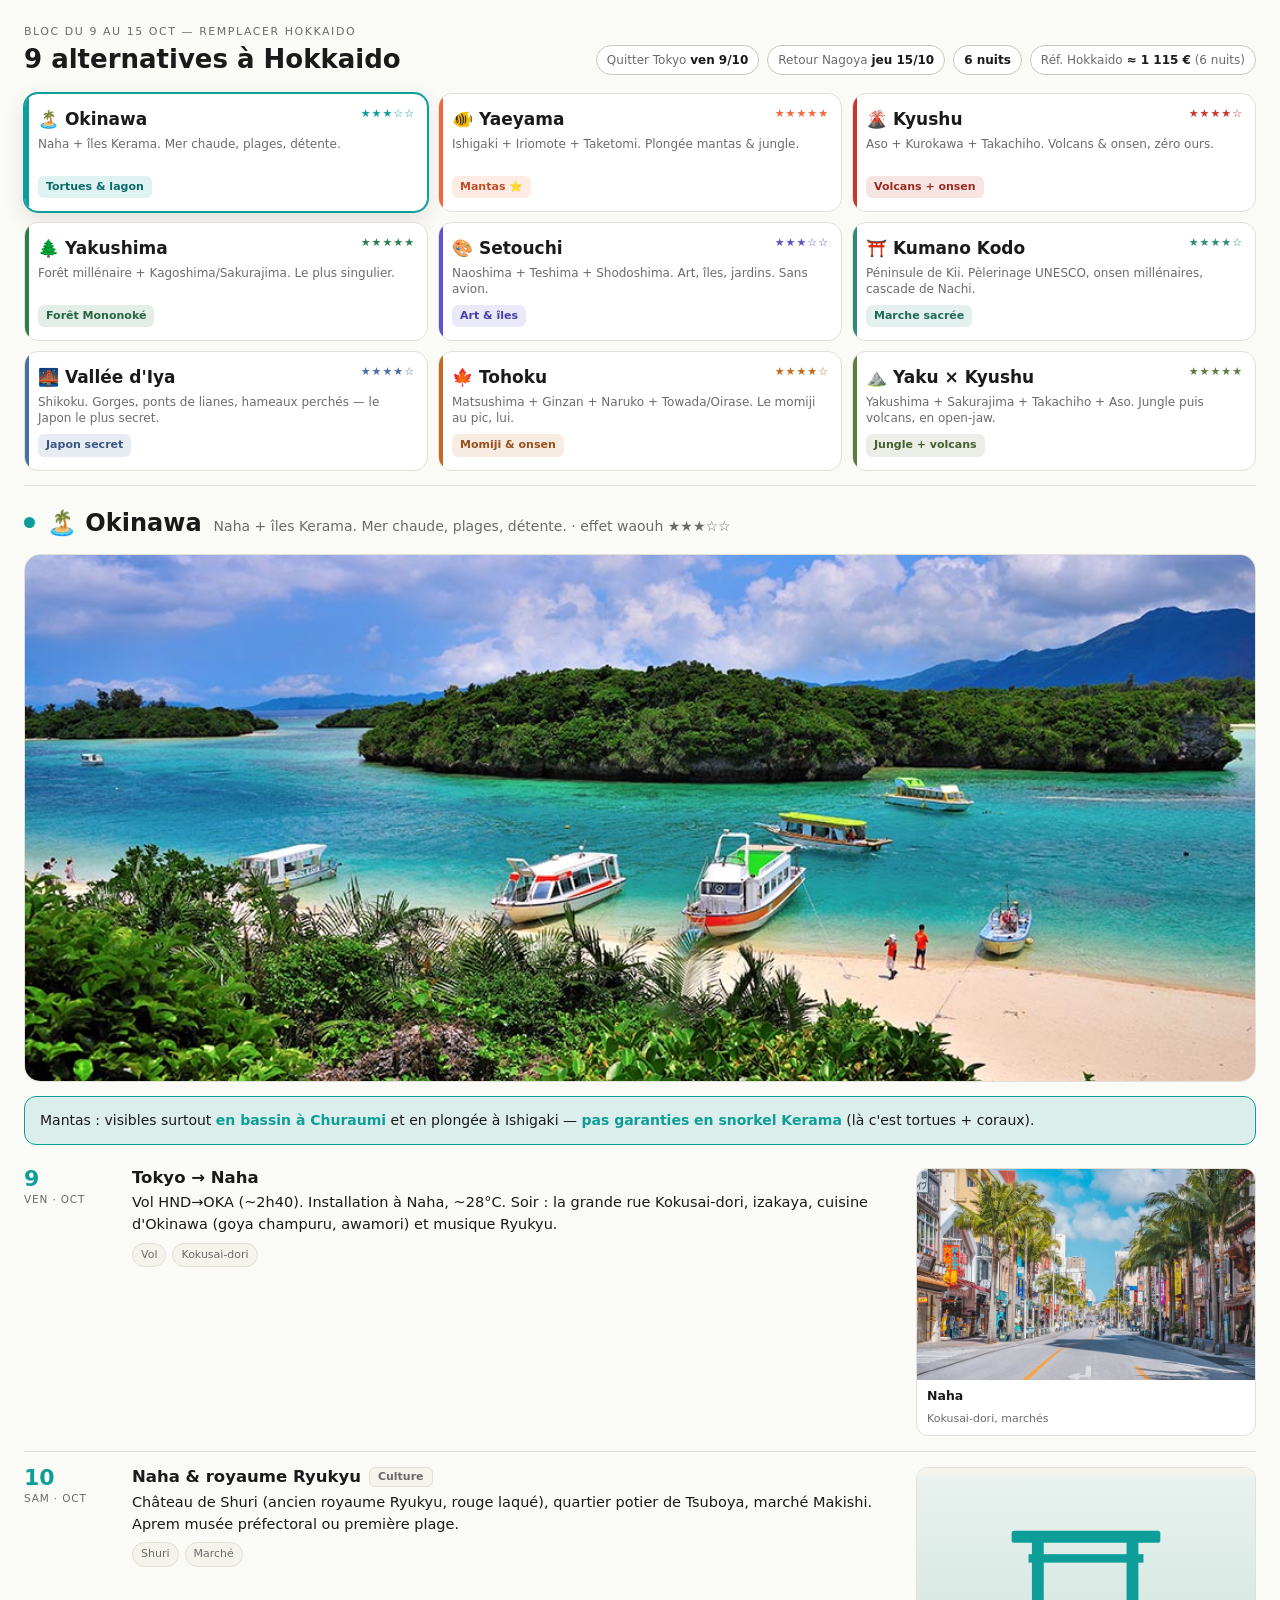
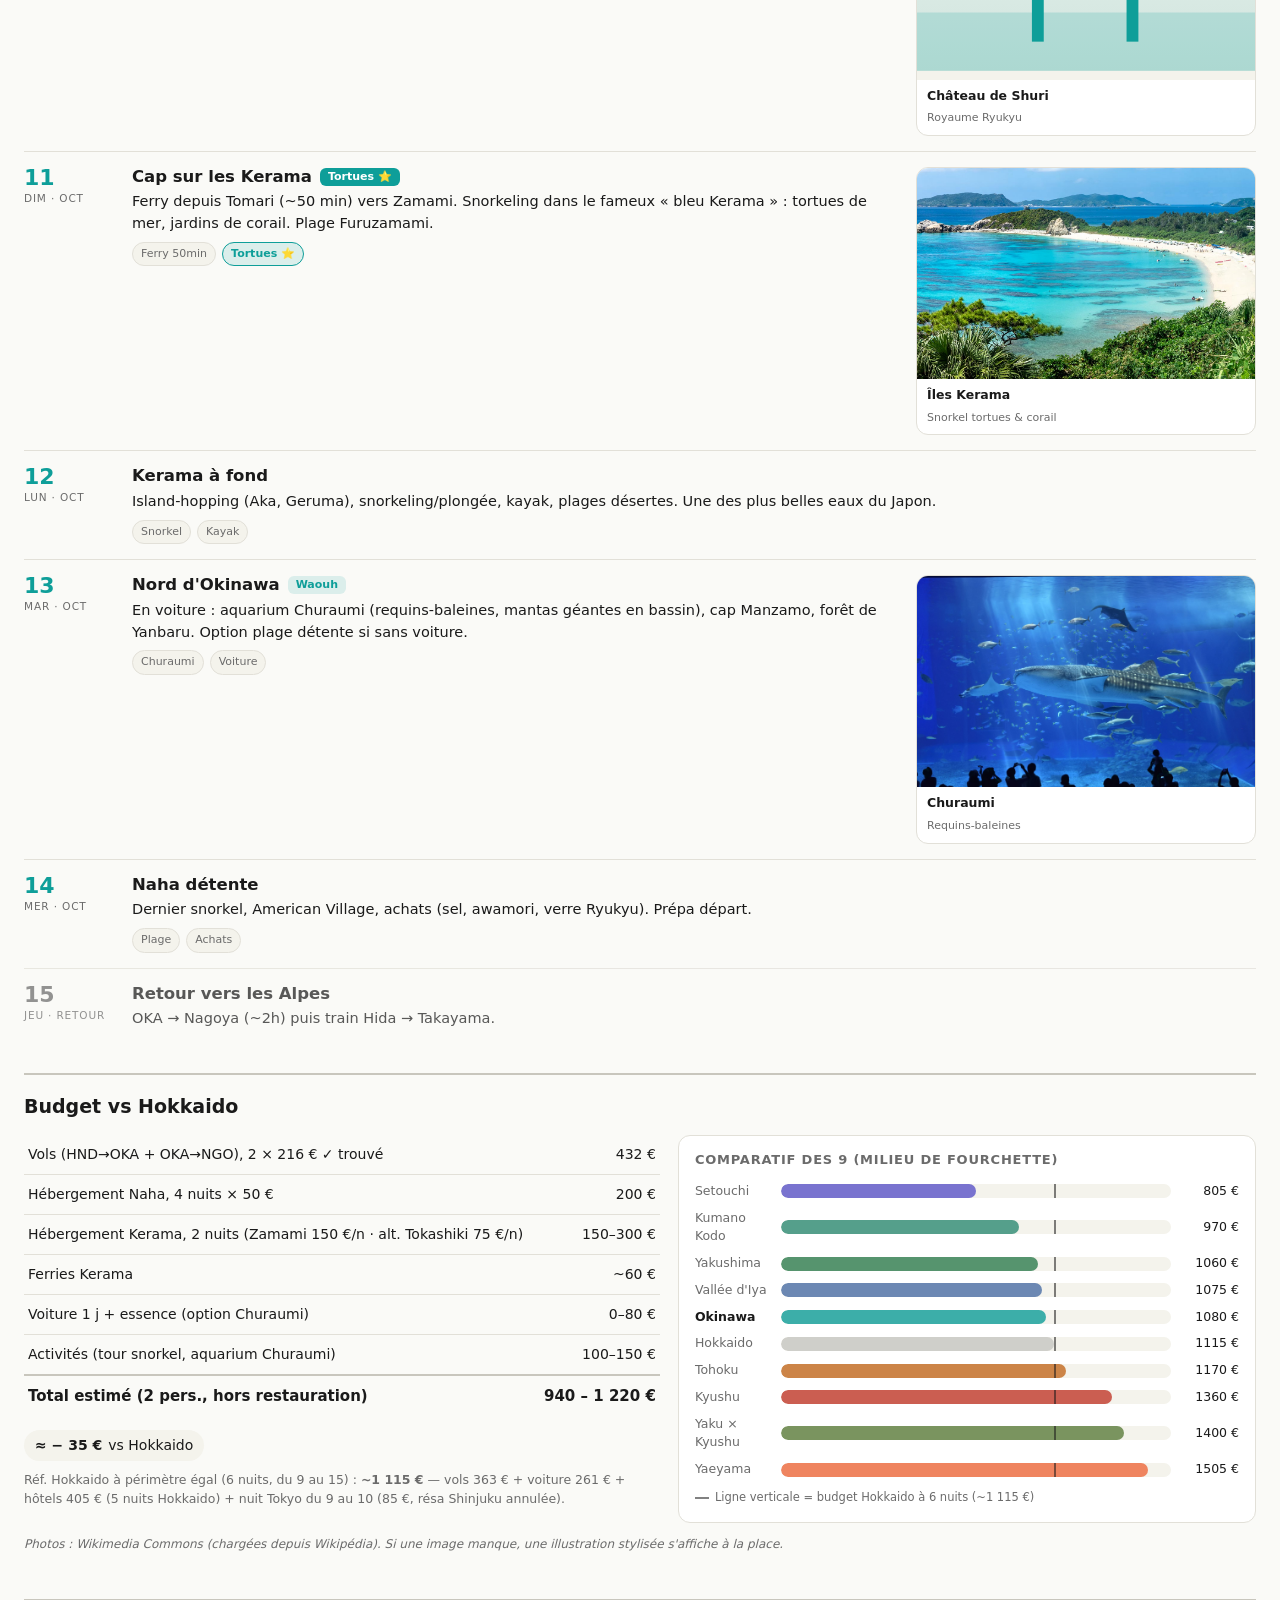
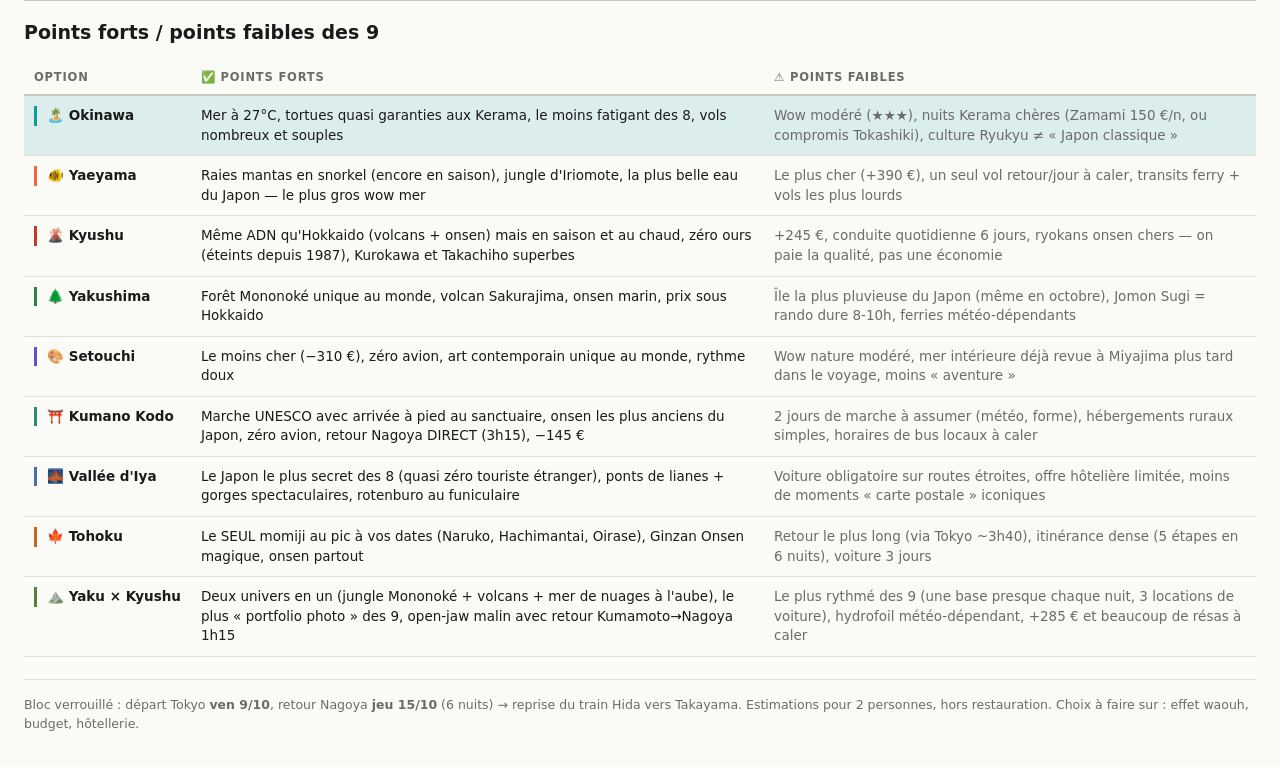
<file: j26-c1gkdo6byi/index.html>
<!doctype html>
<html lang="fr">
  <head>
    <meta charset="UTF-8" />
    <meta name="viewport" content="width=device-width, initial-scale=1.0" />
    <meta name="robots" content="noindex, nofollow" />
    <title>Japon 2026 — 5 alternatives à Hokkaido</title>
    <script type="module" crossorigin src="./assets/alternatives-BMjlz_tG.js"></script>
    <link rel="stylesheet" crossorigin href="./assets/alternatives-DXhJ3cMg.css">
  </head>
  <body>
    <div id="root"></div>
  </body>
</html>
</file>
<file: j26-c1gkdo6byi/assets/alternatives-DXhJ3cMg.css>
:root{--bg:#fafaf7;--surface:#fff;--surface-elev:#f4f3ec;--border:#e2e0d8;--border-strong:#c8c6bd;--text:#1a1a1a;--text-muted:#6b6b6b;--accent:#b91c1c;--accent-bg:#b91c1c14;--status-not-booked:#e11d48;--status-in-progress:#f59e0b;--status-booked:#3b82f6;--status-confirmed:#10b981;--status-to-confirm:#6b7280;--status-no-booking:#9ca3af;--prio-critical:#dc2626;--prio-high:#ea580c;--prio-medium:#ca8a04;--prio-low:#16a34a;--sans:system-ui, -apple-system, "Segoe UI", Roboto, sans-serif;--mono:ui-monospace, "SF Mono", Consolas, monospace;font:15px/1.5 var(--sans);color:var(--text);background:var(--bg);-webkit-font-smoothing:antialiased;-moz-osx-font-smoothing:grayscale}*{box-sizing:border-box}body{min-height:100vh;margin:0}a{color:var(--accent);text-decoration:none}a:hover{text-decoration:underline}button{font:inherit;cursor:pointer}h1,h2,h3,h4{color:var(--text);margin:0 0 12px;font-weight:600;line-height:1.25}h1{font-size:28px}h2{font-size:22px}h3{font-size:18px}h4{font-size:15px}p{margin:0 0 10px}ul{margin:0 0 12px;padding-left:20px}.app{flex-direction:column;min-height:100vh;display:flex}.topnav{background:var(--surface);border-bottom:1px solid var(--border);z-index:100;align-items:center;gap:24px;padding:12px 24px;display:flex;position:sticky;top:0}.topnav-brand{color:var(--text);letter-spacing:-.02em;font-size:18px;font-weight:700}.topnav-brand:hover{text-decoration:none}.topnav-links{flex:1;gap:4px;display:flex}.topnav-link{color:var(--text-muted);border-radius:6px;padding:8px 14px;font-size:14px;font-weight:500}.topnav-link:hover{background:var(--surface-elev);color:var(--text);text-decoration:none}.topnav-link.active{background:var(--accent-bg);color:var(--accent)}.main{flex:1;width:100%;max-width:1400px;margin:0 auto;padding:24px}.main.no-padding{max-width:none;padding:0}.card{background:var(--surface);border:1px solid var(--border);border-radius:8px;margin-bottom:12px;padding:16px}.card-header{justify-content:space-between;align-items:flex-start;gap:12px;margin-bottom:12px;display:flex}.card-title{margin:0;font-size:16px;font-weight:600}.card-subtitle{color:var(--text-muted);font-size:13px}.badge{color:#fff;white-space:nowrap;border-radius:4px;padding:2px 8px;font-size:12px;font-weight:600;display:inline-block}.badge-outline{background:0 0;border:1px solid}.days-grid{gap:8px;display:grid}.day-row-container{background:var(--surface);border:1px solid var(--border);border-radius:8px;overflow:hidden}.day-row{background:var(--surface);color:var(--text);grid-template-columns:50px 110px 1fr auto;align-items:center;gap:14px;padding:12px 16px;transition:background .1s;display:grid}a.day-row{border:1px solid var(--border);border-radius:8px}a.day-row:hover{background:var(--surface-elev);text-decoration:none}.day-row-btn{text-align:left;width:100%;font:inherit;cursor:pointer;border:none}.day-row-btn:hover{background:var(--surface-elev)}.day-row-btn.open{background:var(--surface-elev);border-bottom:1px solid var(--border)}.day-row-chevron{color:var(--text-muted);font-size:11px;transition:transform .15s}.day-row-btn.open .day-row-chevron{color:var(--accent)}.day-row-detail{background:var(--bg);border-top:1px solid var(--border);padding:18px 20px 20px}.day-row-detail .card{background:var(--surface)}.day-row-detail h4.section-title{margin-top:18px;margin-bottom:6px;font-size:11px}.day-row-detail h4.section-title:first-child{margin-top:0}.day-row-num{color:var(--text-muted);letter-spacing:.04em;font-size:13px;font-weight:700}.day-row-date{font-size:13px;font-weight:500}.day-row-step{font-size:14px}.day-row-step-title{font-weight:600}.day-row-step-sub{color:var(--text-muted);margin-top:2px;font-size:12px}.day-row.holiday{border-left:3px solid var(--prio-critical)}.day-detail-nav{justify-content:space-between;margin-bottom:16px;font-size:13px;display:flex}.day-detail-header{background:var(--surface);border:1px solid var(--border);border-radius:8px;margin-bottom:16px;padding:20px 24px}.day-detail-meta{color:var(--text-muted);flex-wrap:wrap;align-items:center;gap:12px;font-size:13px;display:flex}.section-title{text-transform:uppercase;letter-spacing:.08em;color:var(--text-muted);margin:24px 0 8px;font-size:13px;font-weight:600}.section-title:first-child{margin-top:0}.kv{grid-template-columns:140px 1fr;gap:4px 16px;margin-bottom:12px;font-size:14px;display:grid}.kv-key{color:var(--text-muted);font-weight:500}.kv-value{color:var(--text)}.map-layout{height:100%;min-height:calc(100vh - 60px);display:flex}.map-pane{flex:1;min-width:0;position:relative}.map-container{width:100%;height:100%}.map-aside{background:var(--surface);border-left:1px solid var(--border);flex-shrink:0;width:380px;padding:18px 14px;overflow-y:auto}.map-aside-title{text-transform:uppercase;letter-spacing:.08em;color:var(--text-muted);margin:0 6px 12px;font-size:11px;font-weight:600}.stay-card{text-align:left;background:var(--surface);border:1px solid var(--border);cursor:pointer;width:100%;font:inherit;color:var(--text);border-radius:10px;margin-bottom:8px;padding:12px 14px;transition:all .15s;display:block}.stay-card:hover{border-color:var(--border-strong);transform:translate(2px)}.stay-card.selected{border-color:var(--accent);background:var(--accent-bg);box-shadow:0 2px 8px #b91c1c1f}.stay-card-header{justify-content:space-between;align-items:baseline;gap:10px;margin-bottom:4px;display:flex}.stay-card-dates{letter-spacing:.02em;color:var(--text-muted);text-transform:uppercase;font-size:12px;font-weight:600}.stay-card-nights{color:var(--text-muted);background:var(--surface-elev);white-space:nowrap;border-radius:10px;padding:2px 7px;font-size:11px}.stay-card-city{color:var(--text);margin:2px 0;font-size:16px;font-weight:600}.stay-card-area{color:var(--text-muted);margin-bottom:8px;font-size:12px}.stay-card-footer{flex-wrap:wrap;align-items:center;gap:6px;display:flex}.map-legend{-webkit-backdrop-filter:blur(6px);backdrop-filter:blur(6px);border:1px solid var(--border);z-index:500;background:#fffffff2;border-radius:10px;padding:10px 14px;font-size:12px;position:absolute;bottom:16px;left:16px;box-shadow:0 4px 12px #00000014}.map-legend-row{align-items:center;gap:8px;margin:4px 0;display:flex}.map-legend-dot{border:2px solid #fff;border-radius:50%;width:12px;height:12px}.map-warnings{-webkit-backdrop-filter:blur(6px);backdrop-filter:blur(6px);border:1px solid var(--prio-medium);border-left:3px solid var(--prio-medium);z-index:500;background:#fffffff2;border-radius:10px;max-width:320px;padding:10px 14px;font-size:12px;position:absolute;top:16px;right:16px;box-shadow:0 4px 12px #00000014}.map-warnings h3{text-transform:uppercase;letter-spacing:.05em;color:var(--prio-medium);margin-bottom:6px;font-size:11px}.trip-pin .pin-inner{color:#fff;line-height:1.05;font-family:var(--sans);border:2px solid #fff;border-radius:12px;flex-direction:column;align-items:center;padding:4px 9px 5px;transition:transform .15s;display:inline-flex;box-shadow:0 3px 8px #00000059}.trip-pin.is-selected .pin-inner{z-index:1000;transform:scale(1.2);box-shadow:0 5px 16px #00000080,0 0 0 4px #fff9}.trip-pin .pin-date{white-space:nowrap;font-size:13px;font-weight:700}.trip-pin .pin-month{opacity:.9;text-transform:uppercase;letter-spacing:.03em;white-space:nowrap;font-size:9px}.filter-bar{background:var(--surface);border:1px solid var(--border);border-radius:8px;flex-wrap:wrap;align-items:center;gap:18px;margin:14px 0 16px;padding:12px 14px;display:flex}.filter-group{align-items:center;gap:8px;display:flex}.filter-label{text-transform:uppercase;letter-spacing:.06em;color:var(--text-muted);font-size:11px;font-weight:600}.pill-group{border:1px solid var(--border);background:var(--bg);border-radius:999px;display:inline-flex;overflow:hidden}.pill{appearance:none;font:inherit;color:var(--text-muted);cursor:pointer;background:0 0;border:none;padding:6px 12px;font-size:13px;transition:background .1s,color .1s}.pill:hover{color:var(--text)}.pill.is-active{background:var(--accent);color:#fff}.booking-row{background:var(--surface);border:1px solid var(--border);border-radius:8px;grid-template-columns:90px 110px 1fr auto;align-items:center;gap:12px;margin-bottom:6px;padding:12px 16px;font-size:14px;display:grid}.booking-row.critical{border-left:3px solid var(--prio-critical)}.booking-row.high{border-left:3px solid var(--prio-high)}.booking-row.medium{border-left:3px solid var(--prio-medium)}.booking-row.low{border-left:3px solid var(--prio-low)}.stats-grid{grid-template-columns:repeat(auto-fit,minmax(180px,1fr));gap:12px;margin-bottom:24px;display:grid}.stat{background:var(--surface);border:1px solid var(--border);border-radius:8px;padding:16px}.stat-label{text-transform:uppercase;letter-spacing:.06em;color:var(--text-muted);font-size:12px;font-weight:600}.stat-value{margin-top:4px;font-size:28px;font-weight:700}.stat-sub{color:var(--text-muted);margin-top:2px;font-size:12px}.doc-list{flex-wrap:wrap;gap:8px;margin-top:8px;display:flex}.doc-item{background:var(--surface-elev);border:1px solid var(--border);color:var(--text);border-radius:6px;align-items:center;gap:6px;padding:6px 10px;font-size:13px;display:inline-flex}.doc-item:hover{background:var(--bg);border-color:var(--border-strong);text-decoration:none}.doc-empty{color:var(--text-muted);font-size:13px;font-style:italic}.muted{color:var(--text-muted)}.mono{font-family:var(--mono);font-size:13px}.notes-box{background:var(--surface-elev);border-left:3px solid var(--border-strong);border-radius:4px;margin:8px 0;padding:10px 14px;font-size:14px}.warning-box{border-left:3px solid var(--prio-critical);color:var(--prio-critical);background:#dc262614;border-radius:4px;margin:12px 0;padding:12px 16px;font-size:14px}.booking-help{background:#fef9e7;border:1px solid #fde68a;border-radius:8px;margin-top:14px;padding:14px 16px}.booking-help-header{color:#92400e;margin-bottom:10px;font-size:13px;font-weight:600}.booking-help-section{margin-top:10px}.booking-help-section:first-of-type{margin-top:0}.booking-help-title{text-transform:uppercase;letter-spacing:.06em;color:#92400e;margin-bottom:6px;font-size:11px;font-weight:600}.booking-help-list{margin:0;padding:0;list-style:none}.booking-help-list>li{border-bottom:1px solid #fde68a;padding:6px 0;font-size:14px}.booking-help-list>li:last-child{border-bottom:none}.booking-help-desc{color:#6b6b6b;margin-top:2px;font-size:12px;line-height:1.4}.booking-help-hint{color:#92400e;margin-top:2px;font-size:12px;font-style:italic}.budget-categories{gap:8px;margin-bottom:24px;display:grid}.budget-category{background:var(--surface);border:1px solid var(--border);border-radius:8px;padding:14px 16px}.budget-category-head{justify-content:space-between;align-items:flex-start;gap:12px;margin-bottom:8px;display:flex}.budget-category-name{font-size:15px;font-weight:600}.budget-category-note{color:var(--text-muted);margin-top:2px;font-size:12px}.budget-category-amount{white-space:nowrap;font-size:14px}.budget-bar{background:var(--surface-elev);border-radius:999px;height:6px;overflow:hidden}.budget-bar-fill{background:var(--accent);height:100%;transition:width .3s}.budget-table{border-collapse:collapse;background:var(--surface);border:1px solid var(--border);border-radius:8px;width:100%;font-size:14px;overflow:hidden}.budget-table th{background:var(--surface-elev);text-align:left;text-transform:uppercase;letter-spacing:.04em;color:var(--text-muted);padding:10px 12px;font-size:12px;font-weight:600}.budget-table td{border-top:1px solid var(--border);padding:10px 12px}.budget-table tbody tr:hover{background:var(--surface-elev)}.out-of-budget-item{background:var(--surface);border:1px solid var(--border);border-left:3px solid var(--text-muted);border-radius:8px;justify-content:space-between;align-items:center;gap:12px;margin-bottom:8px;padding:14px 16px;display:flex}.settle-up{margin-bottom:16px}.settle-up-totals{background:var(--surface);border:1px solid var(--border);border-radius:8px;margin-bottom:14px;padding:16px 20px}.settle-up-row{justify-content:space-between;align-items:center;padding:6px 0;font-size:14px;display:flex}.settle-up-row.settle-up-total{border-top:1px solid var(--border);margin-top:6px;padding-top:10px;font-size:15px}.settle-up-row.settle-up-share{color:var(--text-muted);font-size:13px}.settle-up-result{background:var(--accent-bg);border:1px solid var(--accent-border,var(--accent));border-radius:10px;align-items:center;gap:14px;padding:16px 20px;display:flex}.settle-up-result-icon{font-size:28px}.settle-up-result-text{color:var(--accent);font-size:16px;font-weight:600}.badge-payer-pierre{background:#3b82f6}.badge-payer-kate{background:#ec4899}.badge-payer-shared{background:var(--text-muted)}.leaflet-container{font-family:var(--sans);background:#f0ede4}.timeline-wrap{margin-bottom:8px}.timeline-notes{background:var(--accent-bg);color:var(--accent);border-radius:8px;margin-bottom:14px;padding:8px 12px;font-size:13.5px;font-weight:500}.timeline{margin:0;padding:0;list-style:none;position:relative}.timeline-item{grid-template-columns:48px 26px 1fr;align-items:start;gap:8px;padding-bottom:16px;display:grid;position:relative}.timeline-item:last-child{padding-bottom:0}.timeline-item:before{content:"";background:var(--border);width:2px;position:absolute;top:22px;bottom:-4px;left:60px}.timeline-item:last-child:before{display:none}.timeline-time{font:600 13px/1.6 var(--mono);color:var(--text-muted);text-align:right;white-space:nowrap;padding-top:2px}.timeline-dot{background:var(--surface-elev);border:1px solid var(--border);z-index:1;border-radius:50%;justify-content:center;align-items:center;width:26px;height:26px;font-size:13px;display:flex}.timeline-item.is-highlight .timeline-dot{background:var(--accent-bg);border-color:var(--accent)}.timeline-body{min-width:0;padding-top:2px}.timeline-title{color:var(--text);font-size:14.5px;font-weight:600}.timeline-item.is-highlight .timeline-title{color:var(--accent)}.timeline-star{color:var(--prio-high);margin-left:6px;font-size:12px}.timeline-detail{color:var(--text-muted);margin-top:3px;font-size:13.5px}.timeline-photo{color:var(--text);background:var(--surface-elev);border-left:2px solid var(--prio-medium);border-radius:0 6px 6px 0;margin-top:6px;padding:4px 9px;font-size:12.5px}.sunbar{background:linear-gradient(135deg,#fff7ed 0%,#fef9e7 100%);border:1px solid #fde68a;border-radius:10px;margin-bottom:8px;padding:12px 14px}.sunbar-main{flex-wrap:wrap;gap:8px;display:flex}.sunbar-chip{background:#fff;border:1px solid #fde68a;border-radius:8px;align-items:center;gap:5px;padding:4px 10px;font-size:13.5px;display:inline-flex}.sunbar-chip strong{font-variant-numeric:tabular-nums}.sunbar-az{color:var(--text-muted);font-size:12px}.sunbar-bands{flex-wrap:wrap;gap:8px;margin-top:8px;display:flex}.sunbar-band{border-radius:999px;padding:3px 10px;font-size:12.5px;font-weight:600}.sunbar-golden{color:#92400e;background:#fef3c7;border:1px solid #fcd34d}.sunbar-blue{color:#1e40af;background:#dbeafe;border:1px solid #bfdbfe}.sunbar-foot{color:#6b6b6b;margin-top:9px;font-size:12px;line-height:1.45}.sunbar-place{color:#92400e}.timeline-lock{margin-left:4px;font-size:11px}.timeline-item.is-anchor .timeline-dot{background:#fef3c7;border-color:#f59e0b}.timeline-item.is-anchor .timeline-body{background:linear-gradient(90deg,#f59e0b14,#0000 55%);border-left:3px solid #f59e0b;border-radius:0 6px 6px 0;margin-left:-3px;padding-left:11px}.timeline-anchor-tag{color:#92400e;text-transform:uppercase;letter-spacing:.04em;background:#fef3c7;border:1px solid #fde68a;border-radius:4px;margin:3px 0 2px;padding:1px 7px;font-size:10.5px;font-weight:700;display:inline-block}.timeline-orient{color:#334155;background:#f1f5f9;border-left:2px solid #64748b;border-radius:0 6px 6px 0;margin-top:6px;padding:4px 9px;font-size:12.5px;line-height:1.45}.timeline-booking{color:#92400e;border-left:2px solid var(--prio-medium);background:#fffbeb;border-radius:0 6px 6px 0;margin-top:6px;padding:4px 9px;font-size:12.5px;line-height:1.45}.timeline-links{flex-wrap:wrap;gap:6px;margin-top:7px;display:flex}.chip-link{border:1px solid var(--border);background:var(--surface-elev);color:var(--text);border-radius:999px;align-items:center;gap:4px;padding:3px 9px;font-size:12px;font-weight:600;display:inline-flex}.chip-link:hover{border-color:var(--border-strong);background:var(--bg);text-decoration:none}.chip-photo{color:#92400e;background:#fffbeb;border-color:#fcd34d}.chip-photo:hover{background:#fef3c7;border-color:#f59e0b}.day-cards{grid-template-columns:repeat(auto-fit,minmax(240px,1fr));gap:10px;margin-top:14px;display:grid}.day-card{border:1px solid var(--border);border-radius:10px;padding:12px 14px;font-size:13.5px}.day-card-title{margin-bottom:5px;font-size:13px;font-weight:700}.day-card-body{color:var(--text);line-height:1.45}.day-card-couple{background:#fdf2f8;border-color:#fbcfe8}.day-card-couple .day-card-title{color:#be185d}.day-card-reportage{background:#eef2ff;border-color:#c7d2fe}.day-card-reportage .day-card-title{color:#4338ca}.day-card-planb{background:#f0f9ff;border-color:#bae6fd}.day-card-planb .day-card-title{color:#0369a1}.intensity-badge{background:0 0;border:1px solid;border-radius:999px;align-items:center;gap:5px;padding:2px 9px;font-size:12px;font-weight:600;display:inline-flex}.rhythm-strip{flex-wrap:wrap;gap:3px;margin:8px 0 14px;display:flex}.rhythm-cell{color:#fff;border-radius:6px;justify-content:center;align-items:center;width:34px;height:34px;font-size:11px;font-weight:700;text-decoration:none;display:flex}.rhythm-cell:hover{outline:2px solid var(--text);text-decoration:none}.rhythm-legend{color:var(--text-muted);flex-wrap:wrap;gap:14px;margin-bottom:18px;font-size:12.5px;display:flex}.rhythm-legend span{align-items:center;gap:6px;display:inline-flex}.rhythm-legend i{border-radius:3px;width:12px;height:12px;display:inline-block}
</file>
